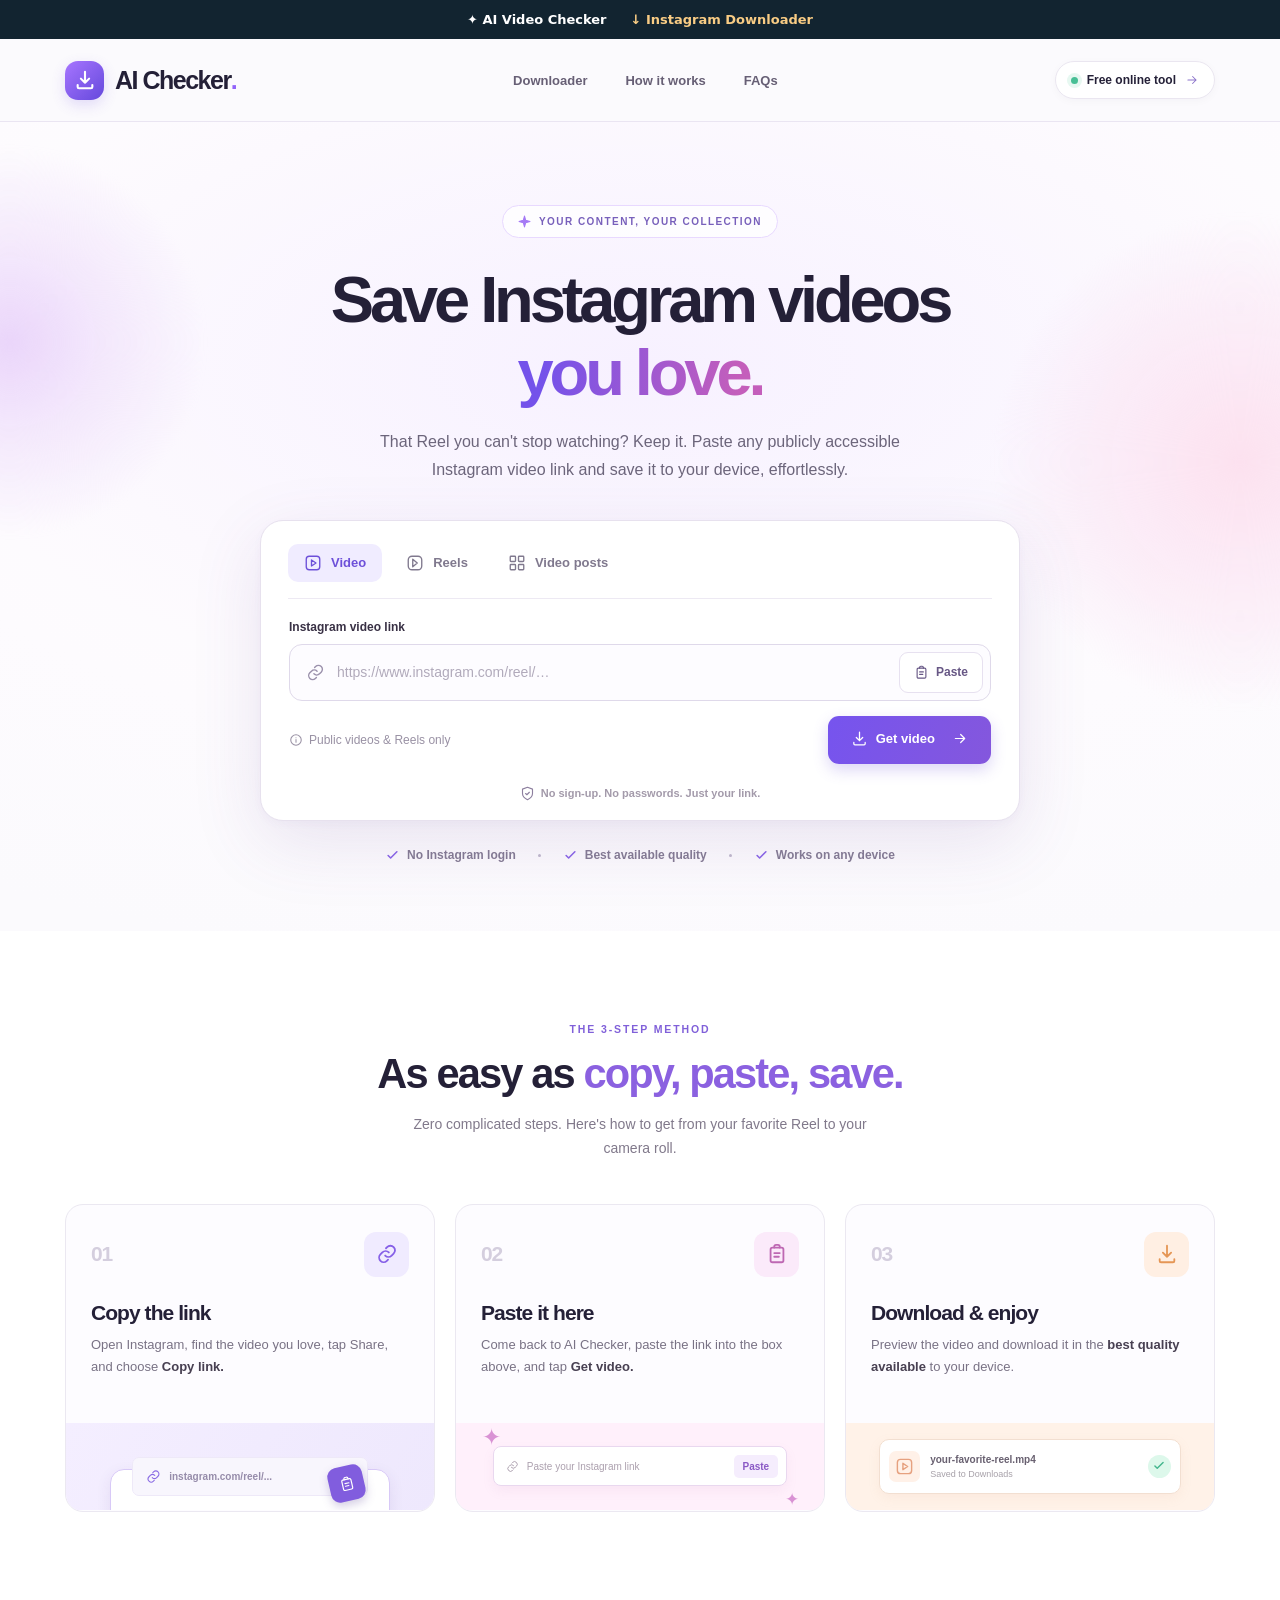
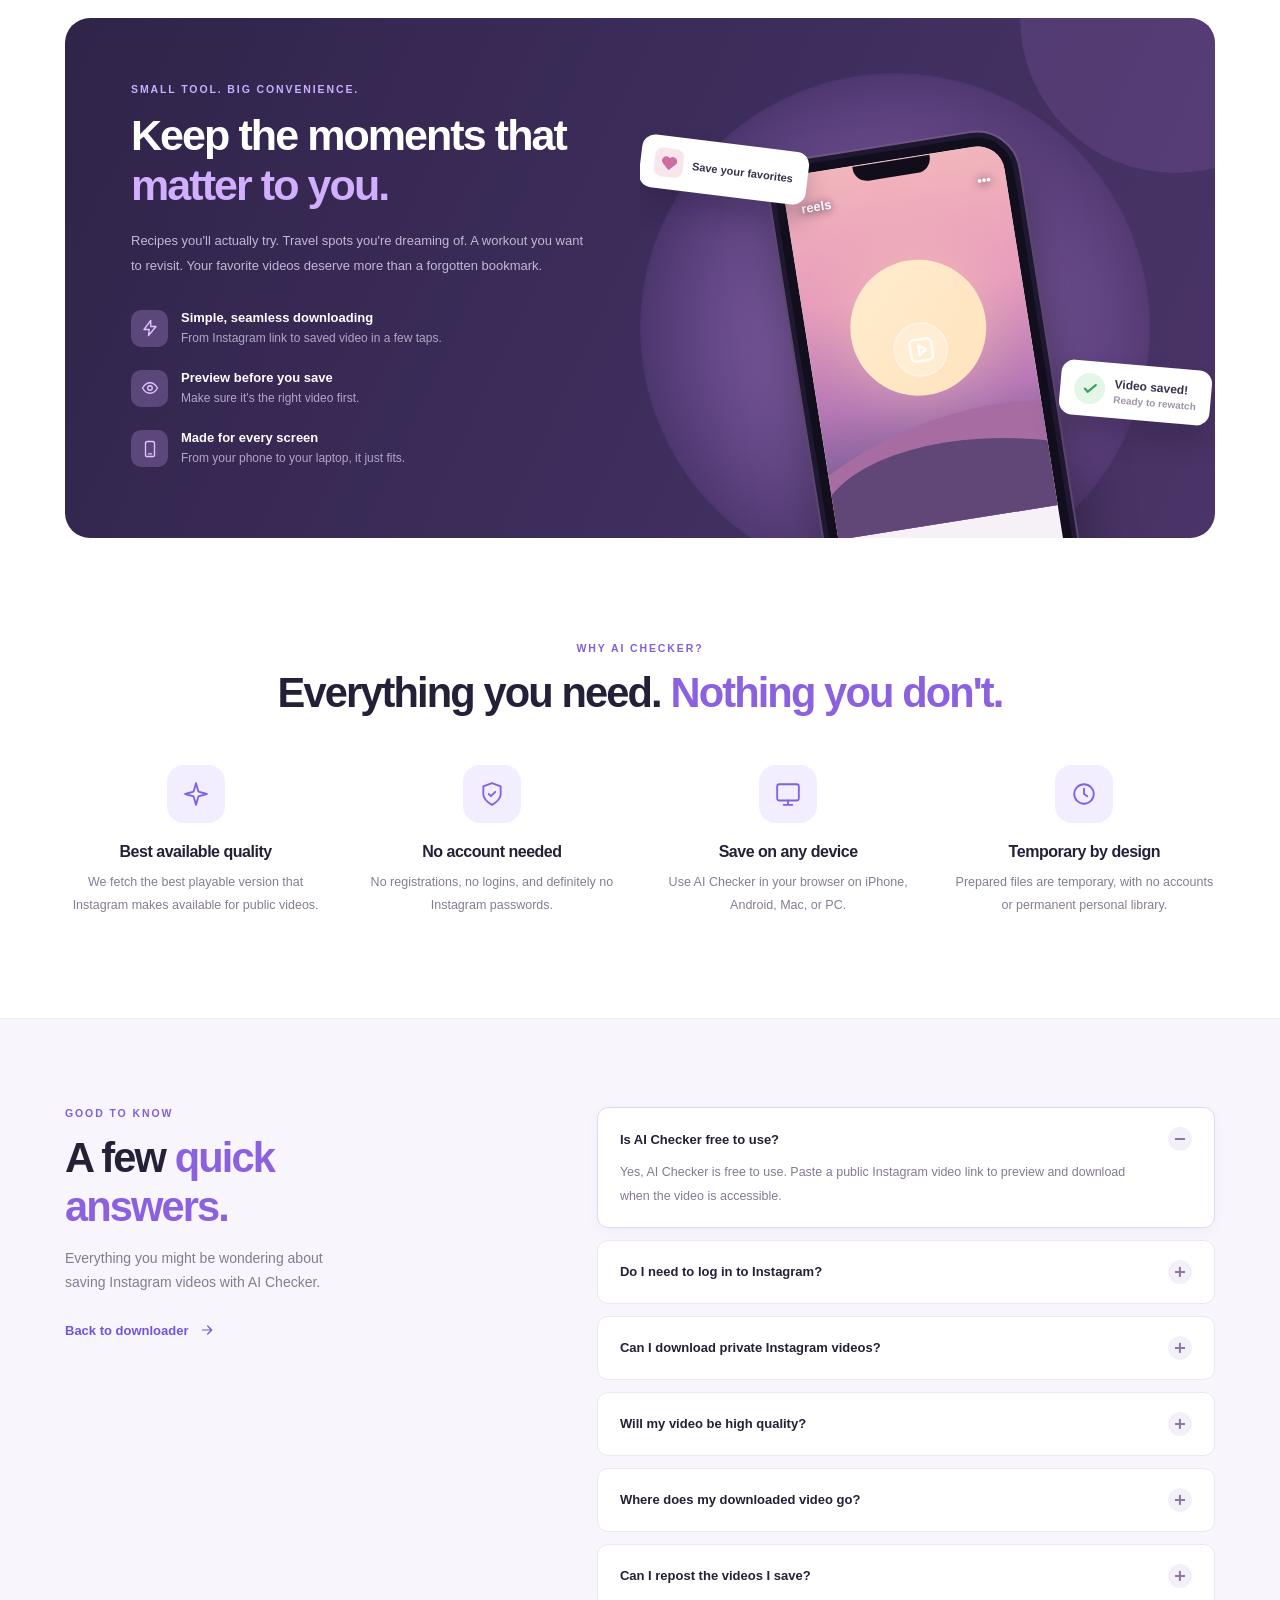
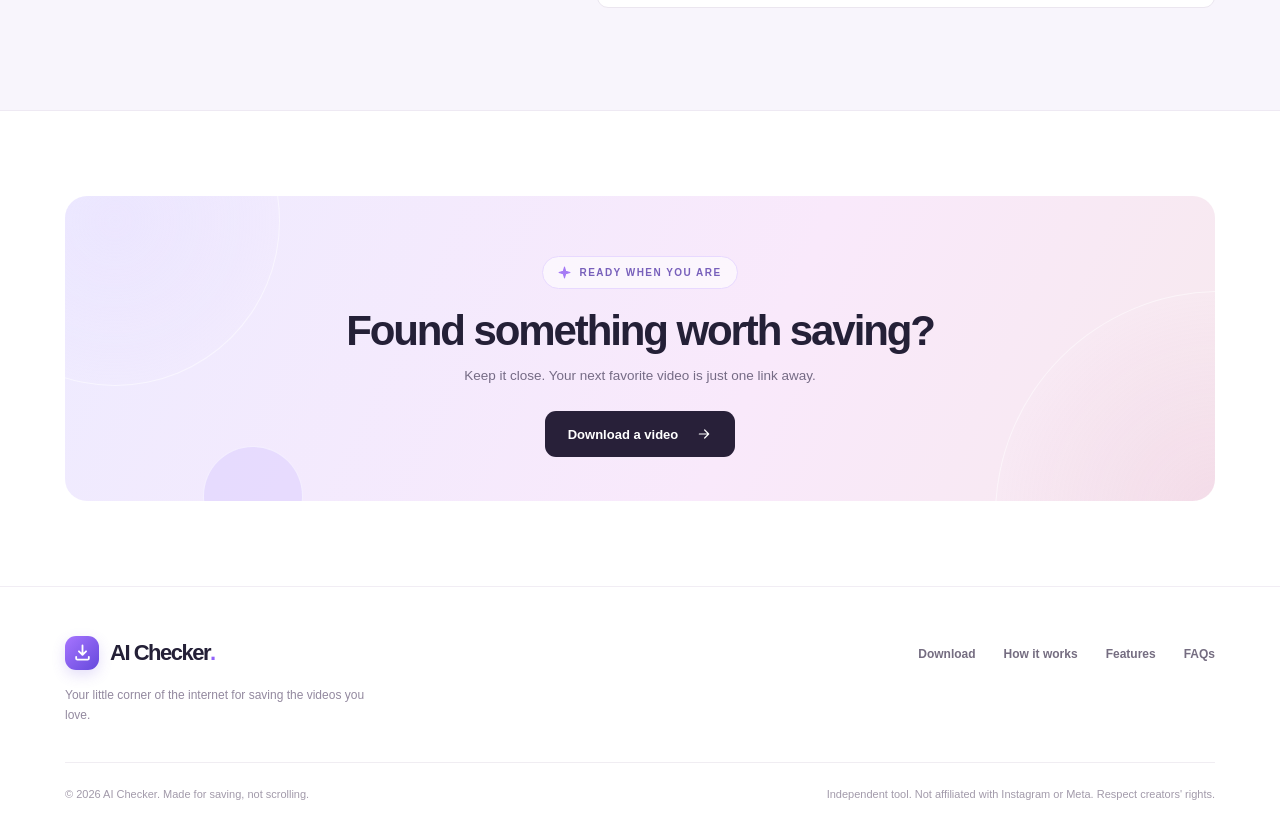
<file: download.html>
<!DOCTYPE html>
<html lang="en">
<head>
  <meta charset="utf-8">
  <meta name="viewport" content="width=device-width,initial-scale=1,viewport-fit=cover">
  <meta name="theme-color" content="#faf9fd">
  <meta name="description" content="Save publicly accessible Instagram Reels and videos online. Paste a link, preview your video, and download in the best quality available. No login required.">
  <meta property="og:type" content="website">
  <meta property="og:title" content="AI Checker — Instagram Video Downloader">
  <meta property="og:description" content="Your favorite Instagram videos, saved for later. Just paste a link.">
  <title>Instagram Video Downloader — Download Reels & Videos | AI Checker</title>
  <link rel="icon" type="image/svg+xml" href="/checker-favicon.svg">
  <link rel="stylesheet" href="/styles.css">
  <script src="/app.js" defer></script>
  <script type="application/ld+json">{"@context":"https://schema.org","@type":"WebApplication","name":"AI Checker Instagram Video Downloader","applicationCategory":"MultimediaApplication","operatingSystem":"Any modern browser","offers":{"@type":"Offer","price":"0","priceCurrency":"USD"},"description":"Save publicly accessible Instagram Reels and video posts with permission."}</script>
<style>.checker-cross-nav{position:relative;z-index:99;display:flex;justify-content:center;gap:24px;background:#122430;color:#fff;padding:12px 14px;font:600 13px system-ui,-apple-system,sans-serif}.checker-cross-nav a{color:#fff;text-decoration:none}.checker-cross-nav a:hover{text-decoration:underline}.checker-cross-nav a[aria-current]{color:#f9cc84}</style></head>
<body>
  <div class="checker-cross-nav"><a href="/">✦ AI Video Checker</a><a href="/download/" aria-current="page">↓ Instagram Downloader</a></div>
  <svg class="svg-sprite" xmlns="http://www.w3.org/2000/svg" aria-hidden="true">
    <symbol id="ico-download" viewBox="0 0 24 24"><path d="M12 3v12m0 0 4.5-4.5M12 15l-4.5-4.5M4 17.5v2A1.5 1.5 0 0 0 5.5 21h13a1.5 1.5 0 0 0 1.5-1.5v-2"/></symbol>
    <symbol id="ico-link" viewBox="0 0 24 24"><path d="M10 13.7a5 5 0 0 0 7.07 0l2.12-2.12a5 5 0 1 0-7.07-7.07L10.9 5.73M14 10.3a5 5 0 0 0-7.07 0l-2.12 2.12a5 5 0 0 0 7.07 7.07l1.25-1.25"/></symbol>
    <symbol id="ico-clipboard" viewBox="0 0 24 24"><rect x="5" y="5" width="14" height="16" rx="2"/><path d="M9 5V4a2 2 0 0 1 2-2h2a2 2 0 0 1 2 2v1M9 11h6m-6 4h5"/></symbol>
    <symbol id="ico-reel" viewBox="0 0 24 24"><rect x="3" y="3" width="18" height="18" rx="5"/><path d="m9 7 6 5-6 5z"/></symbol>
    <symbol id="ico-play" viewBox="0 0 24 24"><rect x="3" y="3" width="18" height="18" rx="4"/><path d="m10 8 6 4-6 4z"/></symbol>
    <symbol id="ico-grid" viewBox="0 0 24 24"><rect x="3" y="3" width="7" height="7" rx="1"/><rect x="14" y="3" width="7" height="7" rx="1"/><rect x="3" y="14" width="7" height="7" rx="1"/><rect x="14" y="14" width="7" height="7" rx="1"/></symbol>
    <symbol id="ico-arrow" viewBox="0 0 24 24"><path d="M5 12h14m-6-6 6 6-6 6"/></symbol>
    <symbol id="ico-check" viewBox="0 0 24 24"><path d="m5 12 4 4L19 6"/></symbol>
    <symbol id="ico-sparkle" viewBox="0 0 24 24"><path d="m12 2 2.2 7.8L22 12l-7.8 2.2L12 22l-2.2-7.8L2 12l7.8-2.2L12 2Z"/></symbol>
    <symbol id="ico-shield" viewBox="0 0 24 24"><path d="M12 22s8-4 8-10V5l-8-3-8 3v7c0 6 8 10 8 10Z"/><path d="m9 12 2 2 4-4"/></symbol>
    <symbol id="ico-zap" viewBox="0 0 24 24"><path d="m13 2-9 12h7l-1 8 10-12h-7l0-8Z"/></symbol>
    <symbol id="ico-phone" viewBox="0 0 24 24"><rect x="6" y="2" width="12" height="20" rx="2.5"/><path d="M10 18.5h4"/></symbol>
    <symbol id="ico-heart" viewBox="0 0 24 24"><path d="M20.8 4.6a5.5 5.5 0 0 0-7.8 0L12 5.7l-1.1-1.1a5.5 5.5 0 0 0-7.8 7.8L12 21l8.8-8.6a5.5 5.5 0 0 0 0-7.8Z"/></symbol>
    <symbol id="ico-monitor" viewBox="0 0 24 24"><rect x="2" y="3" width="20" height="15" rx="2"/><path d="M8 22h8m-4-4v4"/></symbol>
    <symbol id="ico-external" viewBox="0 0 24 24"><path d="M13 5h6v6m0-6-9 9"/><path d="M19 14v4a2 2 0 0 1-2 2H6a2 2 0 0 1-2-2V7a2 2 0 0 1 2-2h4"/></symbol>
    <symbol id="ico-x" viewBox="0 0 24 24"><path d="M5 5l14 14M19 5 5 19"/></symbol>
    <symbol id="ico-info" viewBox="0 0 24 24"><circle cx="12" cy="12" r="9"/><path d="M12 11v5m0-8h.01"/></symbol>
    <symbol id="ico-clock" viewBox="0 0 24 24"><circle cx="12" cy="12" r="9"/><path d="M12 7v5l3 2"/></symbol>
    <symbol id="ico-eye" viewBox="0 0 24 24"><path d="M2 12s4-7 10-7 10 7 10 7-4 7-10 7S2 12 2 12Z"/><circle cx="12" cy="12" r="3"/></symbol>
  </svg>

  <header class="site-header">
    <div class="container header-inner">
      <a class="brand" href="/download/" aria-label="AI Checker downloader"><span class="brand-symbol"><svg aria-hidden="true"><use href="#ico-download"/></svg></span><span>AI <span class="brand-light">Checker</span><span class="brand-period">.</span></span></a>
      <nav class="main-nav" aria-label="Main navigation">
        <a href="#downloader">Downloader</a>
        <a href="#how-it-works">How it works</a>
        <a href="#faq">FAQs</a>
      </nav>
      <a class="header-pill" href="#downloader"><span class="status-dot"></span> Free online tool <svg class="small-arrow" aria-hidden="true"><use href="#ico-arrow"/></svg></a>
    </div>
  </header>

  <main>
    <section class="hero" id="downloader" aria-labelledby="hero-title">
      <div class="hero-glow glow-left" aria-hidden="true"></div><div class="hero-glow glow-right" aria-hidden="true"></div>
      <div class="container hero-content">
        <div class="eyebrow"><svg aria-hidden="true"><use href="#ico-sparkle"/></svg> YOUR CONTENT, YOUR COLLECTION</div>
        <h1 id="hero-title">Save Instagram videos <span class="gradient-text">you love.</span></h1>
        <p class="hero-description">That Reel you can't stop watching? Keep it. Paste any publicly accessible Instagram video link and save it to your device, effortlessly.</p>

        <div class="downloader-card">
          <div class="tool-tabs" role="group" aria-label="Choose Instagram content type">
            <button type="button" class="tool-tab active" data-tab="video" aria-pressed="true"><svg aria-hidden="true"><use href="#ico-play"/></svg> Video</button>
            <button type="button" class="tool-tab" data-tab="reels" aria-pressed="false"><svg aria-hidden="true"><use href="#ico-reel"/></svg> Reels</button>
            <button type="button" class="tool-tab" data-tab="posts" aria-pressed="false"><svg aria-hidden="true"><use href="#ico-grid"/></svg> Video posts</button>
          </div>
          <form id="downloader-form" novalidate>
            <label for="instagram-url" class="input-label">Instagram video link</label>
            <div class="url-field-wrap">
              <svg class="field-link-icon" aria-hidden="true"><use href="#ico-link"/></svg>
              <input id="instagram-url" name="url" type="url" inputmode="url" spellcheck="false" autocomplete="off" aria-describedby="input-help" placeholder="https://www.instagram.com/reel/…" required>
              <button type="button" class="paste-button" id="paste-btn"><svg aria-hidden="true"><use href="#ico-clipboard"/></svg> Paste</button>
            </div>
            <div class="form-actions">
              <span class="input-hint" id="input-help"><svg aria-hidden="true"><use href="#ico-info"/></svg> Public videos & Reels only</span>
              <button class="primary-button" type="submit" id="get-video-btn"><span class="button-content"><svg aria-hidden="true"><use href="#ico-download"/></svg> Get video <svg class="button-arrow" aria-hidden="true"><use href="#ico-arrow"/></svg></span><span class="loading-content" hidden><span class="spinner"></span> Finding video…</span></button>
            </div>
          </form>

          <div class="feedback" id="feedback" role="status" aria-live="polite" hidden></div>
          <div class="preview-card" id="preview-card" hidden>
            <div class="preview-eyebrow"><span class="preview-success"><svg aria-hidden="true"><use href="#ico-check"/></svg></span> Your video is ready <span class="preview-tag" id="preview-tag">REEL</span></div>
            <div class="preview-body">
              <div class="preview-thumbnail" id="preview-thumbnail"><svg aria-hidden="true"><use href="#ico-play"/></svg></div>
              <div class="preview-details">
                <div class="preview-mini">INSTAGRAM VIDEO</div>
                <h3 id="preview-title">Instagram video</h3>
                <p id="preview-meta">MP4 · Best available quality</p>
                <button class="secondary-download" id="save-video-btn" type="button"><span class="save-label"><svg aria-hidden="true"><use href="#ico-download"/></svg> Download video</span><span class="save-loading" hidden><span class="spinner"></span> Preparing download…</span></button>
              </div>
            </div>
          </div>
          <p class="tool-footer"><svg aria-hidden="true"><use href="#ico-shield"/></svg> No sign-up. No passwords. Just your link.</p>
        </div>

        <div class="hero-trust" aria-label="Features"><span><svg aria-hidden="true"><use href="#ico-check"/></svg> No Instagram login</span><i></i><span><svg aria-hidden="true"><use href="#ico-check"/></svg> Best available quality</span><i></i><span><svg aria-hidden="true"><use href="#ico-check"/></svg> Works on any device</span></div>
      </div>
    </section>

    <section class="steps-section" id="how-it-works" aria-labelledby="steps-title">
      <div class="container">
        <div class="section-title centered"><span class="section-kicker">THE 3-STEP METHOD</span><h2 id="steps-title">As easy as <em>copy, paste, save.</em></h2><p>Zero complicated steps. Here's how to get from your favorite Reel to your camera roll.</p></div>
        <div class="step-grid">
          <article class="step-card"><div class="step-head"><span class="step-number">01</span><span class="step-icon purple-icon"><svg aria-hidden="true"><use href="#ico-link"/></svg></span></div><h3>Copy the link</h3><p>Open Instagram, find the video you love, tap Share, and choose <strong>Copy link.</strong></p><div class="step-illustration link-illustration" aria-hidden="true"><span class="mock-browser-line"></span><span class="mock-url"><svg><use href="#ico-link"/></svg> instagram.com/reel/...</span><span class="mock-cursor"><svg><use href="#ico-clipboard"/></svg></span></div></article>
          <article class="step-card"><div class="step-head"><span class="step-number">02</span><span class="step-icon pink-icon"><svg aria-hidden="true"><use href="#ico-clipboard"/></svg></span></div><h3>Paste it here</h3><p>Come back to AI Checker, paste the link into the box above, and tap <strong>Get video.</strong></p><div class="step-illustration paste-illustration" aria-hidden="true"><span class="fake-paste-input"><svg><use href="#ico-link"/></svg> Paste your Instagram link <span>Paste</span></span><span class="tiny-spark tiny-spark-1">✦</span><span class="tiny-spark tiny-spark-2">✦</span></div></article>
          <article class="step-card"><div class="step-head"><span class="step-number">03</span><span class="step-icon orange-icon"><svg aria-hidden="true"><use href="#ico-download"/></svg></span></div><h3>Download & enjoy</h3><p>Preview the video and download it in the <strong>best quality available</strong> to your device.</p><div class="step-illustration save-illustration" aria-hidden="true"><span class="save-file"><svg><use href="#ico-play"/></svg><span><b>your-favorite-reel.mp4</b><small>Saved to Downloads</small></span><span class="file-check"><svg><use href="#ico-check"/></svg></span></span></div></article>
        </div>
      </div>
    </section>

    <section class="feature-section" id="features" aria-labelledby="feature-title">
      <div class="container feature-shell">
        <div class="feature-copy"><span class="section-kicker light-kicker">SMALL TOOL. BIG CONVENIENCE.</span><h2 id="feature-title">Keep the moments that <em>matter to you.</em></h2><p>Recipes you'll actually try. Travel spots you're dreaming of. A workout you want to revisit. Your favorite videos deserve more than a forgotten bookmark.</p>
          <ul class="feature-list">
            <li><span><svg aria-hidden="true"><use href="#ico-zap"/></svg></span><div><strong>Simple, seamless downloading</strong><small>From Instagram link to saved video in a few taps.</small></div></li>
            <li><span><svg aria-hidden="true"><use href="#ico-eye"/></svg></span><div><strong>Preview before you save</strong><small>Make sure it's the right video first.</small></div></li>
            <li><span><svg aria-hidden="true"><use href="#ico-phone"/></svg></span><div><strong>Made for every screen</strong><small>From your phone to your laptop, it just fits.</small></div></li>
          </ul>
        </div>
        <div class="feature-art" aria-hidden="true">
          <div class="art-orb orb-a"></div><div class="art-orb orb-b"></div>
          <div class="floating-note note-left"><span class="note-icon"><svg><use href="#ico-heart"/></svg></span> Save your favorites</div>
          <div class="phone-device"><div class="phone-notch"></div><div class="phone-screen"><div class="screen-top"><span>reels</span><span>•••</span></div><div class="screen-art"><div class="sun-disk"></div><div class="rolling-hill hill-back"></div><div class="rolling-hill hill-front"></div><div class="screen-play"><svg><use href="#ico-play"/></svg></div></div><div class="screen-actions"><span>♥</span><span>↗</span><span>⌑</span></div><div class="screen-caption"><div></div><div></div><div></div></div></div></div>
          <div class="floating-note note-right"><span class="note-check"><svg><use href="#ico-check"/></svg></span><span><b>Video saved!</b><small>Ready to rewatch</small></span></div>
        </div>
      </div>
    </section>

    <section class="benefits-section" aria-labelledby="benefits-title"><div class="container"><div class="section-title centered"><span class="section-kicker">WHY AI CHECKER?</span><h2 id="benefits-title">Everything you need. <em>Nothing you don't.</em></h2></div><div class="benefit-grid">
      <article class="benefit"><div class="benefit-icon"><svg aria-hidden="true"><use href="#ico-sparkle"/></svg></div><h3>Best available quality</h3><p>We fetch the best playable version that Instagram makes available for public videos.</p></article>
      <article class="benefit"><div class="benefit-icon"><svg aria-hidden="true"><use href="#ico-shield"/></svg></div><h3>No account needed</h3><p>No registrations, no logins, and definitely no Instagram passwords.</p></article>
      <article class="benefit"><div class="benefit-icon"><svg aria-hidden="true"><use href="#ico-monitor"/></svg></div><h3>Save on any device</h3><p>Use AI Checker in your browser on iPhone, Android, Mac, or PC.</p></article>
      <article class="benefit"><div class="benefit-icon"><svg aria-hidden="true"><use href="#ico-clock"/></svg></div><h3>Temporary by design</h3><p>Prepared files are temporary, with no accounts or permanent personal library.</p></article>
    </div></div></section>

    <section class="faq-section" id="faq" aria-labelledby="faq-title"><div class="container faq-layout"><div class="faq-intro"><span class="section-kicker">GOOD TO KNOW</span><h2 id="faq-title">A few <em>quick answers.</em></h2><p>Everything you might be wondering about saving Instagram videos with AI Checker.</p><a href="#downloader" class="text-link">Back to downloader <svg aria-hidden="true"><use href="#ico-arrow"/></svg></a></div>
      <div class="faq-list">
        <details open><summary>Is AI Checker free to use?<span class="faq-plus"></span></summary><p>Yes, AI Checker is free to use. Paste a public Instagram video link to preview and download when the video is accessible.</p></details>
        <details><summary>Do I need to log in to Instagram?<span class="faq-plus"></span></summary><p>No. AI Checker never asks for your Instagram username or password. It only supports directly accessible public Reels and video posts.</p></details>
        <details><summary>Can I download private Instagram videos?<span class="faq-plus"></span></summary><p>No. Private, deleted, restricted, or login-required content isn't supported. Instagram can also block access to some public content.</p></details>
        <details><summary>Will my video be high quality?<span class="faq-plus"></span></summary><p>We attempt the best available MP4 video stream. Actual quality depends on what Instagram makes publicly accessible, and some videos may be unavailable.</p></details>
        <details><summary>Where does my downloaded video go?<span class="faq-plus"></span></summary><p>Usually your device's Downloads folder. On iPhone, check Safari Downloads or the Files app. You can then save the clip to Photos if you want.</p></details>
        <details><summary>Can I repost the videos I save?<span class="faq-plus"></span></summary><p>Only download and use content you own or have permission to save. Reposting or commercial reuse may require permission from the copyright holder.</p></details>
      </div>
    </div></section>

    <section class="closing-section"><div class="container closing-card"><div class="closing-decoration" aria-hidden="true"><span></span><span></span><span></span></div><div class="closing-content"><div class="eyebrow closing-eyebrow"><svg aria-hidden="true"><use href="#ico-sparkle"/></svg> READY WHEN YOU ARE</div><h2>Found something worth saving?</h2><p>Keep it close. Your next favorite video is just one link away.</p><a href="#downloader" class="closing-button">Download a video <svg aria-hidden="true"><use href="#ico-arrow"/></svg></a></div></div></section>
  </main>

  <footer class="site-footer"><div class="container"><div class="footer-main"><div><a class="brand footer-brand" href="/download/"><span class="brand-symbol"><svg aria-hidden="true"><use href="#ico-download"/></svg></span><span>AI <span class="brand-light">Checker</span><span class="brand-period">.</span></span></a><p>Your little corner of the internet for saving the videos you love.</p></div><nav aria-label="Footer navigation"><a href="#downloader">Download</a><a href="#how-it-works">How it works</a><a href="#features">Features</a><a href="#faq">FAQs</a></nav></div><div class="footer-bottom"><span>© <span id="year">2026</span> AI Checker. Made for saving, not scrolling.</span><span>Independent tool. Not affiliated with Instagram or Meta. Respect creators' rights.</span></div></div></footer>
</body>
</html>
</file>
<file: styles.css>
:root{--ink:#242037;--ink-soft:#544e68;--muted:#797486;--purple:#7051e8;--purple-dark:#5638cb;--pink:#c75dbb;--paper:#fbfafd;--white:#fff;--border:#eae6f0;--radius:20px;--shadow:0 20px 65px rgba(63,42,122,.10);--font:Inter,ui-sans-serif,-apple-system,BlinkMacSystemFont,"Segoe UI",sans-serif}
*{box-sizing:border-box}html{scroll-behavior:smooth;scroll-padding-top:100px}body{margin:0;background:var(--paper);font-family:var(--font);color:var(--ink);-webkit-font-smoothing:antialiased}button,input{font:inherit}button{cursor:pointer}button:disabled{cursor:wait}a{color:inherit;text-decoration:none}svg{width:20px;height:20px;fill:none;stroke:currentColor;stroke-width:1.8;stroke-linecap:round;stroke-linejoin:round;flex-shrink:0}h1,h2,h3,p{margin-top:0}h1,h2,h3{letter-spacing:-.045em}p{line-height:1.7}.svg-sprite{position:absolute;width:0;height:0;overflow:hidden}.container{width:min(1150px,calc(100% - 56px));margin-inline:auto}
.site-header{height:83px;background:rgba(251,250,253,.90);border-bottom:1px solid rgba(230,224,240,.80);position:relative;z-index:10;backdrop-filter:blur(15px)}.header-inner{height:100%;display:flex;align-items:center;justify-content:space-between;gap:24px}.brand{display:inline-flex;align-items:center;gap:11px;font-size:25px;font-weight:850;letter-spacing:-1.5px;line-height:1;white-space:nowrap}.brand-symbol{width:39px;height:39px;border-radius:13px;background:linear-gradient(135deg,#a775ff,#6549dc);display:grid;place-items:center;box-shadow:0 5px 14px rgba(111,79,223,.19)}.brand-symbol svg{color:white;width:22px;height:22px;stroke-width:2.3}.brand-light{font-weight:560}.brand-period{color:#9162fa}.main-nav{display:flex;align-items:center;gap:38px;margin-left:auto;margin-right:auto}.main-nav a{font-size:13px;font-weight:650;color:#675f75;transition:color .2s}.main-nav a:hover,.footer-main nav a:hover{color:var(--purple)}.header-pill{display:flex;align-items:center;gap:9px;padding:11px 15px;background:#fff;border:1px solid var(--border);border-radius:50px;font-size:12px;font-weight:750;white-space:nowrap;box-shadow:0 2px 9px rgba(30,20,70,.03)}.header-pill:hover{border-color:#d8cef3}.status-dot{height:7px;width:7px;background:#48bf95;border-radius:50%;box-shadow:0 0 0 4px #e7f8f1}.small-arrow{width:14px;height:14px;color:#8c74cb}
.hero{min-height:686px;padding:83px 0 68px;position:relative;overflow:hidden;background:radial-gradient(ellipse 100% 75% at 50% 30%,#f7f1ff 0%,rgba(255,252,255,.6) 58%,#fbfafd 100%)}.hero-glow{position:absolute;border-radius:50%;pointer-events:none;filter:blur(3px)}.glow-left{height:400px;width:400px;background:radial-gradient(circle,#ead5fa 0,rgba(234,213,250,.5) 30%,transparent 69%);left:-190px;top:20px}.glow-right{height:500px;width:500px;background:radial-gradient(circle,#fce1ef 0,rgba(250,222,241,.38) 45%,transparent 70%);right:-210px;top:90px}.hero-content{position:relative;text-align:center;max-width:970px}.eyebrow{display:inline-flex;align-items:center;gap:8px;border:1px solid #e8d9ff;background:rgba(255,255,255,.78);padding:9px 15px;border-radius:99px;font-size:10px;letter-spacing:.145em;color:#7860bb;font-weight:800}.eyebrow svg{width:13px;height:13px;stroke-width:2;fill:#a57af5;stroke:#a57af5}.hero h1{font-size:clamp(43px,5.2vw,65px);line-height:1.13;letter-spacing:-.063em;font-weight:850;max-width:810px;margin:25px auto 18px}.gradient-text{background:linear-gradient(95deg,#7452ea 11%,#c45ebb 90%);-webkit-background-clip:text;background-clip:text;color:transparent}.hero-description{max-width:590px;margin:0 auto 36px;color:#6c657b;font-size:16px;line-height:1.75}.downloader-card{width:min(760px,100%);margin:0 auto;background:white;border:1px solid #e7e1ee;border-radius:23px;padding:23px 28px 17px;text-align:left;box-shadow:0 21px 70px rgba(99,70,150,.13),0 3px 10px rgba(99,70,150,.03);position:relative}.tool-tabs{display:flex;align-items:center;gap:8px;border-bottom:1px solid #ede9f3;margin:0 -1px 21px;padding-bottom:16px}.tool-tab{display:inline-flex;align-items:center;justify-content:center;gap:9px;border:0;background:transparent;color:#80798e;padding:10px 16px;font-size:13px;font-weight:700;border-radius:10px;transition:background .2s,color .2s}.tool-tab svg{height:18px;width:18px}.tool-tab:hover{background:#f5f2ff;color:var(--purple)}.tool-tab.active{color:#6d50d9;background:#f0ecff}.input-label{display:block;font-size:12px;font-weight:800;margin:0 0 10px;color:#393145}.url-field-wrap{border:1.5px solid #dfd9ea;background:#fdfcff;border-radius:13px;display:flex;align-items:center;gap:12px;padding:7px 7px 7px 16px;transition:border-color .2s,box-shadow .2s}.url-field-wrap:focus-within{border-color:#967bf2;box-shadow:0 0 0 4px rgba(117,84,232,.09)}.field-link-icon{width:19px;height:19px;color:#9b91ac}.url-field-wrap input{border:none;outline:none;min-width:0;flex:1;background:transparent;font-size:14px;color:var(--ink);padding:12px 0}.url-field-wrap input::placeholder{color:#b1aabb}.paste-button{border:1px solid #e7e1f0;border-radius:9px;display:inline-flex;align-items:center;justify-content:center;gap:7px;padding:12px 14px;background:#fff;color:#675785;font-size:12px;font-weight:800;transition:background .2s}.paste-button:hover{background:#f5f0ff;border-color:#d9cdf8}.paste-button svg{width:15px;height:15px}.form-actions{display:flex;justify-content:space-between;align-items:center;margin-top:15px;gap:16px}.input-hint{display:flex;align-items:center;gap:6px;font-size:12px;color:#9991a4}.input-hint svg{width:14px;height:14px}.primary-button{border:0;color:white;background:linear-gradient(108deg,#7654ee,#8457dd);border-radius:11px;box-shadow:0 6px 15px rgba(109,82,218,.24);min-height:48px;padding:0 23px;font-size:13px;font-weight:800;transition:transform .2s,filter .2s}.primary-button:hover:not(:disabled),.secondary-download:hover:not(:disabled){transform:translateY(-2px);filter:brightness(1.035)}.primary-button svg{width:17px;height:17px}.button-content,.loading-content,.save-label,.save-loading{display:inline-flex;align-items:center;justify-content:center;gap:8px}.button-content[hidden],.loading-content[hidden],.save-label[hidden],.save-loading[hidden]{display:none}.button-arrow{margin-left:9px;width:16px!important}.tool-footer{text-align:center;color:#a39aaa;font-size:11px;font-weight:550;display:flex;align-items:center;justify-content:center;gap:6px;margin:20px 0 0}.tool-footer svg{width:15px;height:15px;color:#8d7f9f}.hero-trust{display:flex;align-items:center;justify-content:center;gap:22px;margin-top:27px;color:#857c94;font-size:12px;font-weight:600}.hero-trust span{display:flex;align-items:center;gap:7px}.hero-trust svg{width:15px;height:15px;color:#8a65e8;stroke-width:2.5}.hero-trust i{display:block;width:3px;height:3px;background:#c1b9cd;border-radius:50%}
.feedback{margin-top:19px;padding:13px 15px;border-radius:10px;font-size:12.5px;line-height:1.6;font-weight:550}.feedback.error{background:#fff2f1;border:1px solid #fad8d8;color:#a44950}.feedback.info{background:#f3f0fd;border:1px solid #e2dbf9;color:#715fa7}.feedback.success{background:#effaf5;border:1px solid #cfecdf;color:#337e59}.preview-card{border:1px solid #e9e1f2;border-radius:14px;background:#fcfafe;margin-top:19px;padding:16px}.preview-card[hidden],.feedback[hidden]{display:none}.preview-eyebrow{display:flex;align-items:center;gap:8px;font-size:12px;font-weight:800;color:#413e50;margin-bottom:14px}.preview-success{width:22px;height:22px;background:#dcf7e8;color:#339a62;border-radius:50%;display:grid;place-items:center}.preview-success svg{width:14px;height:14px}.preview-tag{margin-left:auto;color:#7d65bc;background:#f0eaff;padding:5px 9px;border-radius:20px;font-size:10px;letter-spacing:.06em}.preview-body{display:flex;gap:19px;align-items:center}.preview-thumbnail{width:113px;height:123px;flex-shrink:0;display:grid;place-items:center;background:linear-gradient(140deg,#f1b3b5,#955cbb 58%,#6c64c5);border-radius:11px;position:relative;overflow:hidden;color:white}.preview-thumbnail>svg{width:30px;height:30px;z-index:1;filter:drop-shadow(0 1px 4px #0003)}.preview-thumbnail img{position:absolute;inset:0;width:100%;height:100%;object-fit:cover}.preview-details{min-width:0;flex:1}.preview-mini{font-size:10px;font-weight:850;letter-spacing:.13em;color:#9685ad;margin-bottom:7px}.preview-details h3{font-size:16px;line-height:1.35;letter-spacing:-.025em;margin:0 0 5px;overflow-wrap:anywhere;display:-webkit-box;-webkit-box-orient:vertical;-webkit-line-clamp:2;overflow:hidden}.preview-details p{font-size:12px;color:#998fa9;margin:0 0 11px;line-height:1.5}.secondary-download{background:#242035;color:#fff;border:0;border-radius:9px;padding:11px 14px;font-size:12px;font-weight:800;transition:transform .2s,filter .2s}.secondary-download svg{width:15px;height:15px}.spinner{display:inline-block;width:15px;height:15px;border-radius:50%;border:2px solid currentColor;border-right-color:transparent;animation:spin .75s linear infinite;vertical-align:middle}@keyframes spin{to{transform:rotate(360deg)}}
.section-kicker{display:block;color:#8060d9;font-size:10.5px;letter-spacing:.18em;font-weight:900;margin-bottom:15px}.section-title h2,.feature-copy h2,.faq-intro h2{font-size:clamp(32px,3.25vw,44px);line-height:1.17;font-weight:840;margin:0 0 15px}.section-title h2 em,.feature-copy h2 em,.faq-intro h2 em{font-style:normal;color:#8b61e0}.section-title p{color:#81798b;max-width:500px;margin:0 auto;font-size:14px}.centered{text-align:center}.steps-section{padding:92px 0 106px;background:#fff}.step-grid{display:grid;grid-template-columns:repeat(3,minmax(0,1fr));gap:20px;margin-top:43px}.step-card{background:#fdfcff;border:1px solid #ebe8f1;border-radius:18px;padding:27px 25px 0;min-height:308px;overflow:hidden;transition:transform .2s,box-shadow .2s}.step-card:hover{transform:translateY(-4px);box-shadow:0 14px 32px #483f6410}.step-head{display:flex;align-items:center;justify-content:space-between;margin-bottom:24px}.step-number{color:#d4cede;font-size:21px;font-weight:850;letter-spacing:-.06em}.step-icon{height:45px;width:45px;display:grid;place-items:center;border-radius:12px}.step-icon svg{width:22px;height:22px;stroke-width:2}.purple-icon{background:#f0ebff;color:#8660e7}.pink-icon{background:#fbeafa;color:#be68b3}.orange-icon{background:#ffefe3;color:#e59655}.step-card h3{font-size:21px;font-weight:830;margin:0 0 9px}.step-card p{font-size:13px;line-height:1.7;color:#797285;margin:0;min-height:72px}.step-card p strong{color:#484052;font-weight:730}.step-illustration{position:relative;margin:17px -25px 0;height:87px;background:linear-gradient(120deg,#f4eeff,#eee8fd);overflow:hidden}.link-illustration{display:flex;align-items:flex-end;justify-content:center}.mock-browser-line{position:absolute;height:69px;border:1px solid #d8c9f7;border-radius:14px 14px 0 0;background:#fff;left:12%;width:76%;bottom:-28px;box-shadow:0 5px 15px #45318316}.mock-url{display:flex;align-items:center;gap:8px;white-space:nowrap;position:relative;bottom:14px;background:#f8f6fd;padding:11px 13px;width:64%;border-radius:7px;font-size:10px;font-weight:700;color:#968caa;border:1px solid #eee9f8}.mock-url svg{width:15px;height:15px;color:#8c6ee4}.mock-cursor{position:absolute;right:19%;bottom:9px;display:grid;place-items:center;background:#815dde;color:white;border-radius:9px;width:35px;height:35px;box-shadow:0 4px 10px #6652a04a;transform:rotate(-13deg)}.mock-cursor svg{height:16px;width:16px}.paste-illustration{background:#fff0fb;display:grid;place-items:center}.fake-paste-input{height:40px;width:80%;background:white;border:1px solid #e9d8ef;box-shadow:0 5px 12px #b57fb015;display:flex;align-items:center;gap:8px;padding:7px 8px 7px 12px;border-radius:8px;color:#aca0ae;font-size:10px;white-space:nowrap}.fake-paste-input svg{width:13px;height:13px}.fake-paste-input span{margin-left:auto;background:#f5edfd;color:#8a59c5;padding:6px 9px;border-radius:5px;font-size:10px;font-weight:700}.tiny-spark{position:absolute;color:#d992d4;font-size:23px}.tiny-spark-1{top:1px;left:26px}.tiny-spark-2{bottom:0;right:25px;font-size:17px}.save-illustration{background:#fff2e8;display:grid;place-items:center}.save-file{width:82%;height:55px;background:white;border:1px solid #f2dfd1;display:flex;align-items:center;border-radius:10px;gap:10px;padding:9px;box-shadow:0 4px 12px #d6a58719}.save-file>svg{width:31px;height:31px;color:#e6a17f;background:#fff1e8;border-radius:7px;padding:6px}.save-file>span:nth-child(2){display:flex;flex-direction:column;min-width:0}.save-file b{font-size:10px;font-weight:850;color:#686070;white-space:nowrap;overflow:hidden;text-overflow:ellipsis}.save-file small{font-size:9px;color:#a7a1a9;margin-top:4px}.file-check{width:23px;height:23px;display:grid;place-items:center;border-radius:50%;color:#45b78e;background:#ddf8eb;margin-left:auto}.file-check svg{width:14px;height:14px;stroke-width:2.5}
.feature-section{padding:0 0 94px;background:#fff}.feature-shell{background:linear-gradient(115deg,#302449 0%,#3e2e5e 57%,#4b3467 100%);min-height:520px;border-radius:25px;display:grid;grid-template-columns:1fr 1fr;overflow:hidden;position:relative}.feature-copy{padding:65px 20px 60px 66px;position:relative;z-index:2}.light-kicker{color:#c9afff}.feature-copy h2{color:#fff;max-width:460px;font-size:43px}.feature-copy h2 em{color:#d2aeff}.feature-copy>p{color:#c3b8d4;max-width:456px;font-size:13px;line-height:1.9;margin:19px 0 31px}.feature-list{padding:0;margin:0;list-style:none;display:grid;gap:22px}.feature-list li{display:flex;align-items:flex-start;gap:13px}.feature-list li>span{width:37px;height:37px;border-radius:10px;background:#5b477a;color:#e1c4ff;display:grid;place-items:center;flex-shrink:0}.feature-list li>span svg{width:18px;height:18px}.feature-list li div{display:flex;flex-direction:column;gap:4px}.feature-list strong{color:#fff;font-size:13px;font-weight:800}.feature-list small{color:#b3a5c7;font-size:12px;line-height:1.6}.feature-art{min-height:500px;position:relative;display:flex;align-items:flex-end;justify-content:center;overflow:hidden}.art-orb{position:absolute;border-radius:50%;background:radial-gradient(circle,#9e74c5,rgba(138,90,178,.22) 70%,transparent 72%)}.orb-a{height:510px;width:510px;left:0;top:55px}.orb-b{height:310px;width:310px;right:-115px;top:-155px;background:#67498777}.phone-device{position:relative;margin-bottom:-110px;width:250px;height:505px;padding:9px;background:#130e1d;border:5px solid #1e1830;border-radius:42px;box-shadow:0 35px 55px #1710208a,0 0 0 2px #74598b;transform:rotate(-9deg);z-index:3}.phone-screen{background:#f6f1f7;border-radius:27px;height:100%;overflow:hidden;position:relative}.phone-notch{position:absolute;top:10px;width:78px;height:16px;background:#110d1b;border-radius:0 0 14px 14px;left:calc(50% - 39px);z-index:5}.screen-top{position:absolute;top:27px;left:15px;right:15px;display:flex;justify-content:space-between;color:#fff;font-size:13px;font-weight:850;z-index:5;text-shadow:0 1px 8px #3e274d}.screen-art{height:77%;position:relative;background:linear-gradient(180deg,#f2b5bb 0%,#e79cbd 36%,#b677b6 65%,#574d81 100%);overflow:hidden}.sun-disk{position:absolute;width:136px;height:136px;border-radius:50%;background:linear-gradient(135deg,#ffecce,#ffe3bd);left:44px;top:102px;box-shadow:0 0 70px #ffdfad77}.rolling-hill{position:absolute;width:390px;height:190px;border-radius:50% 50% 0 0}.hill-back{left:-80px;top:265px;background:#a76da3;transform:rotate(-13deg)}.hill-front{left:-20px;top:293px;background:#614778;transform:rotate(11deg)}.screen-play{position:absolute;left:calc(50% - 27px);top:45%;width:54px;height:54px;border:1.5px solid #ffffffaa;background:#ffffff44;backdrop-filter:blur(8px);border-radius:50%;display:grid;place-items:center;color:white}.screen-play svg{width:29px;height:29px}.screen-actions{display:flex;gap:14px;color:#8a688e;font-size:25px;padding:9px 18px 0}.screen-caption{display:grid;gap:7px;margin:13px 18px}.screen-caption div{background:#dbd2dd;height:6px;border-radius:10px;width:82%}.screen-caption div:nth-child(2){width:64%}.screen-caption div:nth-child(3){width:38%}.floating-note{position:absolute;background:white;border-radius:13px;padding:12px 14px;display:flex;gap:9px;align-items:center;z-index:5;box-shadow:0 17px 25px #241b3845;color:#3a304c;white-space:nowrap;font-size:11px;font-weight:800}.note-left{top:125px;left:0;transform:rotate(7deg)}.note-icon{height:29px;width:29px;border-radius:8px;background:#f9e6ed;color:#cd6da2;display:grid;place-items:center}.note-icon svg{height:16px;width:16px;fill:currentColor}.note-right{right:4px;bottom:118px;transform:rotate(5deg)}.note-check{height:31px;width:31px;border-radius:50%;background:#e4f6e8;color:#3da16e;display:grid;place-items:center}.note-check svg{height:18px;width:18px;stroke-width:3}.note-right>span:last-child{display:flex;flex-direction:column;gap:3px}.note-right b{font-size:12px}.note-right small{font-size:10px;color:#9e94a7;font-weight:550}
.benefits-section{padding:10px 0 102px;background:#fff}.benefit-grid{display:grid;grid-template-columns:repeat(4,1fr);gap:35px;margin-top:48px}.benefit{text-align:center}.benefit-icon{height:58px;width:58px;border-radius:17px;background:#f2edff;color:#8061df;display:grid;place-items:center;margin:0 auto 20px}.benefit-icon svg{width:26px;height:26px;stroke-width:1.7}.benefit h3{font-size:16px;font-weight:800;letter-spacing:-.03em;margin-bottom:10px}.benefit p{font-size:12.5px;color:#867c91;line-height:1.8;margin:0}.faq-section{padding:88px 0 102px;background:#f8f5fc;border-top:1px solid #f0ecf4;border-bottom:1px solid #eee9f3}.faq-layout{display:grid;grid-template-columns:.85fr 1.15fr;gap:75px}.faq-intro h2{max-width:330px}.faq-intro p{color:#857b92;font-size:14px;max-width:300px}.text-link{display:inline-flex;align-items:center;gap:10px;color:#7255dc;font-size:13px;font-weight:750;margin-top:14px}.text-link svg{width:16px;height:16px}.faq-list{display:grid;gap:12px}.faq-list details{background:#fff;border:1px solid #ebe6ef;border-radius:11px;padding:19px 22px;transition:border .2s}.faq-list details[open]{border-color:#e1d6f6;box-shadow:0 4px 15px #3d235808}.faq-list summary{font-size:13px;font-weight:800;display:flex;align-items:center;justify-content:space-between;gap:16px;cursor:pointer;list-style:none}.faq-list summary::-webkit-details-marker{display:none}.faq-plus{width:24px;height:24px;flex-shrink:0;background:#f4f0f9;border-radius:50%;position:relative}.faq-plus::before,.faq-plus::after{content:"";position:absolute;width:10px;height:1.8px;background:#8b76a4;top:11px;left:7px}.faq-plus::after{transform:rotate(90deg);transition:transform .2s}.faq-list details[open] .faq-plus::after{transform:rotate(0)}.faq-list details p{font-size:12.5px;line-height:1.85;color:#847a91;margin:10px 40px 0 0}
.closing-section{background:#fff;padding:85px 0}.closing-card{min-height:305px;background:linear-gradient(115deg,#eeebff,#f9e9fb 60%,#f7e9ee);border-radius:22px;text-align:center;display:grid;place-items:center;position:relative;overflow:hidden}.closing-content{position:relative;z-index:2;padding:35px}.closing-eyebrow{background:#ffffff99}.closing-content h2{font-size:clamp(29px,3.35vw,42px);letter-spacing:-.05em;margin:18px 0 10px}.closing-content p{color:#756b85;font-size:13.5px;margin-bottom:24px}.closing-button{background:#282039;color:white;border-radius:11px;display:inline-flex;align-items:center;gap:18px;padding:15px 23px;font-size:13px;font-weight:750;transition:transform .2s}.closing-button:hover{transform:translateY(-2px)}.closing-button svg{width:16px;height:16px}.closing-decoration span{position:absolute;border-radius:50%;border:1px solid #fff8}.closing-decoration span:nth-child(1){height:330px;width:330px;left:-115px;top:-140px;background:radial-gradient(circle,#e1d4ff33,transparent 70%)}.closing-decoration span:nth-child(2){height:450px;width:450px;right:-230px;bottom:-240px;background:radial-gradient(circle,#e6a7d233,transparent 70%)}.closing-decoration span:nth-child(3){height:100px;width:100px;left:12%;bottom:-45px;background:#d8caff77}
.site-footer{background:#fff;border-top:1px solid #f1edf4;padding:49px 0 25px}.footer-main{display:flex;justify-content:space-between;gap:35px;padding-bottom:36px}.footer-brand{font-size:22px}.footer-brand .brand-symbol{height:34px;width:34px;border-radius:11px}.footer-brand .brand-symbol svg{width:19px;height:19px}.footer-main p{font-size:12px;color:#93899f;max-width:310px;margin:15px 0 0}.footer-main nav{display:flex;gap:28px;align-items:flex-start;padding-top:11px}.footer-main nav a{font-size:12px;font-weight:650;color:#756d81}.footer-bottom{border-top:1px solid #f0edf2;display:flex;justify-content:space-between;align-items:center;gap:12px;padding-top:25px;font-size:11px;color:#a29aaa}
button:focus-visible,a:focus-visible,summary:focus-visible{outline:3px solid #bda5ff;outline-offset:3px}
@media(max-width:1020px){.feature-copy{padding:56px 10px 52px 48px}.feature-copy h2{font-size:37px}.phone-device{width:226px;height:465px}.note-left{left:-20px}.note-right{right:2px}.faq-layout{gap:45px}.benefit-grid{gap:22px}}
@media(max-width:740px){.container{width:min(100% - 36px,560px)}.site-header{height:70px}.brand{font-size:22px}.brand-symbol{height:35px;width:35px;border-radius:11px}.brand-symbol svg{height:20px;width:20px}.main-nav{display:none}.header-pill{font-size:10px;padding:10px 12px;gap:7px}.header-pill .small-arrow{display:none}.hero{min-height:0;padding:67px 0 59px}.hero h1{font-size:clamp(36px,8.1vw,52px);margin-top:22px;margin-bottom:17px}.hero-description{font-size:14px;line-height:1.7;margin-bottom:29px;max-width:460px}.downloader-card{padding:17px 16px 16px;border-radius:18px}.tool-tabs{padding-bottom:12px;margin-bottom:20px;gap:2px}.tool-tab{padding:10px 12px;font-size:12px;gap:6px}.tool-tab svg{width:16px;height:16px}.url-field-wrap{padding:6px 6px 6px 11px;gap:8px}.url-field-wrap input{font-size:13px}.field-link-icon{width:17px;height:17px}.paste-button{font-size:11px;padding:11px 10px}.form-actions{flex-direction:column;align-items:stretch;margin-top:12px;gap:14px}.input-hint{order:2;justify-content:center}.primary-button{width:100%;min-height:48px}.tool-footer{font-size:10px;margin-top:17px}.hero-trust{flex-wrap:wrap;gap:10px 16px;font-size:10.5px;max-width:410px;margin:22px auto 0}.hero-trust i{display:none}.eyebrow{font-size:9px}.steps-section{padding:70px 0}.section-title h2,.faq-intro h2{font-size:34px}.section-title p{font-size:13px}.step-grid{grid-template-columns:1fr;margin-top:31px;gap:15px}.step-card{min-height:0;padding:22px 22px 0}.step-card h3{font-size:20px}.step-card p{min-height:0;max-width:385px}.step-head{margin-bottom:12px}.step-illustration{height:77px;margin:22px -22px 0}.step-card:nth-child(1) .mock-url{bottom:12px}.feature-section{padding-bottom:65px}.feature-shell{grid-template-columns:1fr;border-radius:20px}.feature-copy{padding:50px 30px 18px}.feature-copy h2{font-size:35px;max-width:370px}.feature-copy>p{margin:17px 0 24px}.feature-art{min-height:390px}.phone-device{width:219px;height:441px;margin-bottom:-128px}.note-left{top:70px;left:7%}.note-right{bottom:87px;right:6%}.art-orb.orb-a{left:calc(50% - 230px);top:0}.benefits-section{padding:5px 0 65px}.benefit-grid{grid-template-columns:repeat(2,1fr);column-gap:24px;row-gap:30px;margin-top:33px}.benefit-icon{height:53px;width:53px;margin-bottom:15px}.benefit h3{font-size:14px}.benefit p{font-size:12px}.faq-section{padding:64px 0 74px}.faq-layout{grid-template-columns:1fr;gap:23px}.faq-intro h2{max-width:none}.faq-intro p{max-width:none}.faq-list details{padding:16px 17px}.closing-section{padding:62px 0}.closing-card{min-height:295px}.closing-content h2{font-size:33px}.footer-main{display:block;padding-bottom:25px}.footer-main nav{margin-top:24px;gap:17px;flex-wrap:wrap}.footer-bottom{flex-direction:column;align-items:flex-start;line-height:1.6}.preview-thumbnail{width:94px;height:110px}.preview-body{gap:12px}.preview-details h3{font-size:13px}.preview-details p{font-size:10.5px}}
@media(max-width:380px){.container{width:calc(100% - 26px)}.hero h1{font-size:35px}.header-pill{font-size:9px;padding:9px 10px}.tool-tab{padding:9px 8px;font-size:11px}.paste-button{font-size:0;gap:0;padding:12px}.paste-button svg{width:17px;height:17px}.hero-trust{gap:10px}.feature-copy{padding:44px 23px 12px}.feature-copy h2{font-size:31px}.note-left{left:-4px}.note-right{right:-3px}.benefit-grid{gap:25px 16px}.preview-mini{font-size:9px}}
@media(prefers-reduced-motion:reduce){*,*:before,*:after{scroll-behavior:auto!important;animation:none!important;transition:none!important}}
/* Keep the highlighted final phrase together across screen sizes. */
.gradient-text{white-space:nowrap}
</file>
